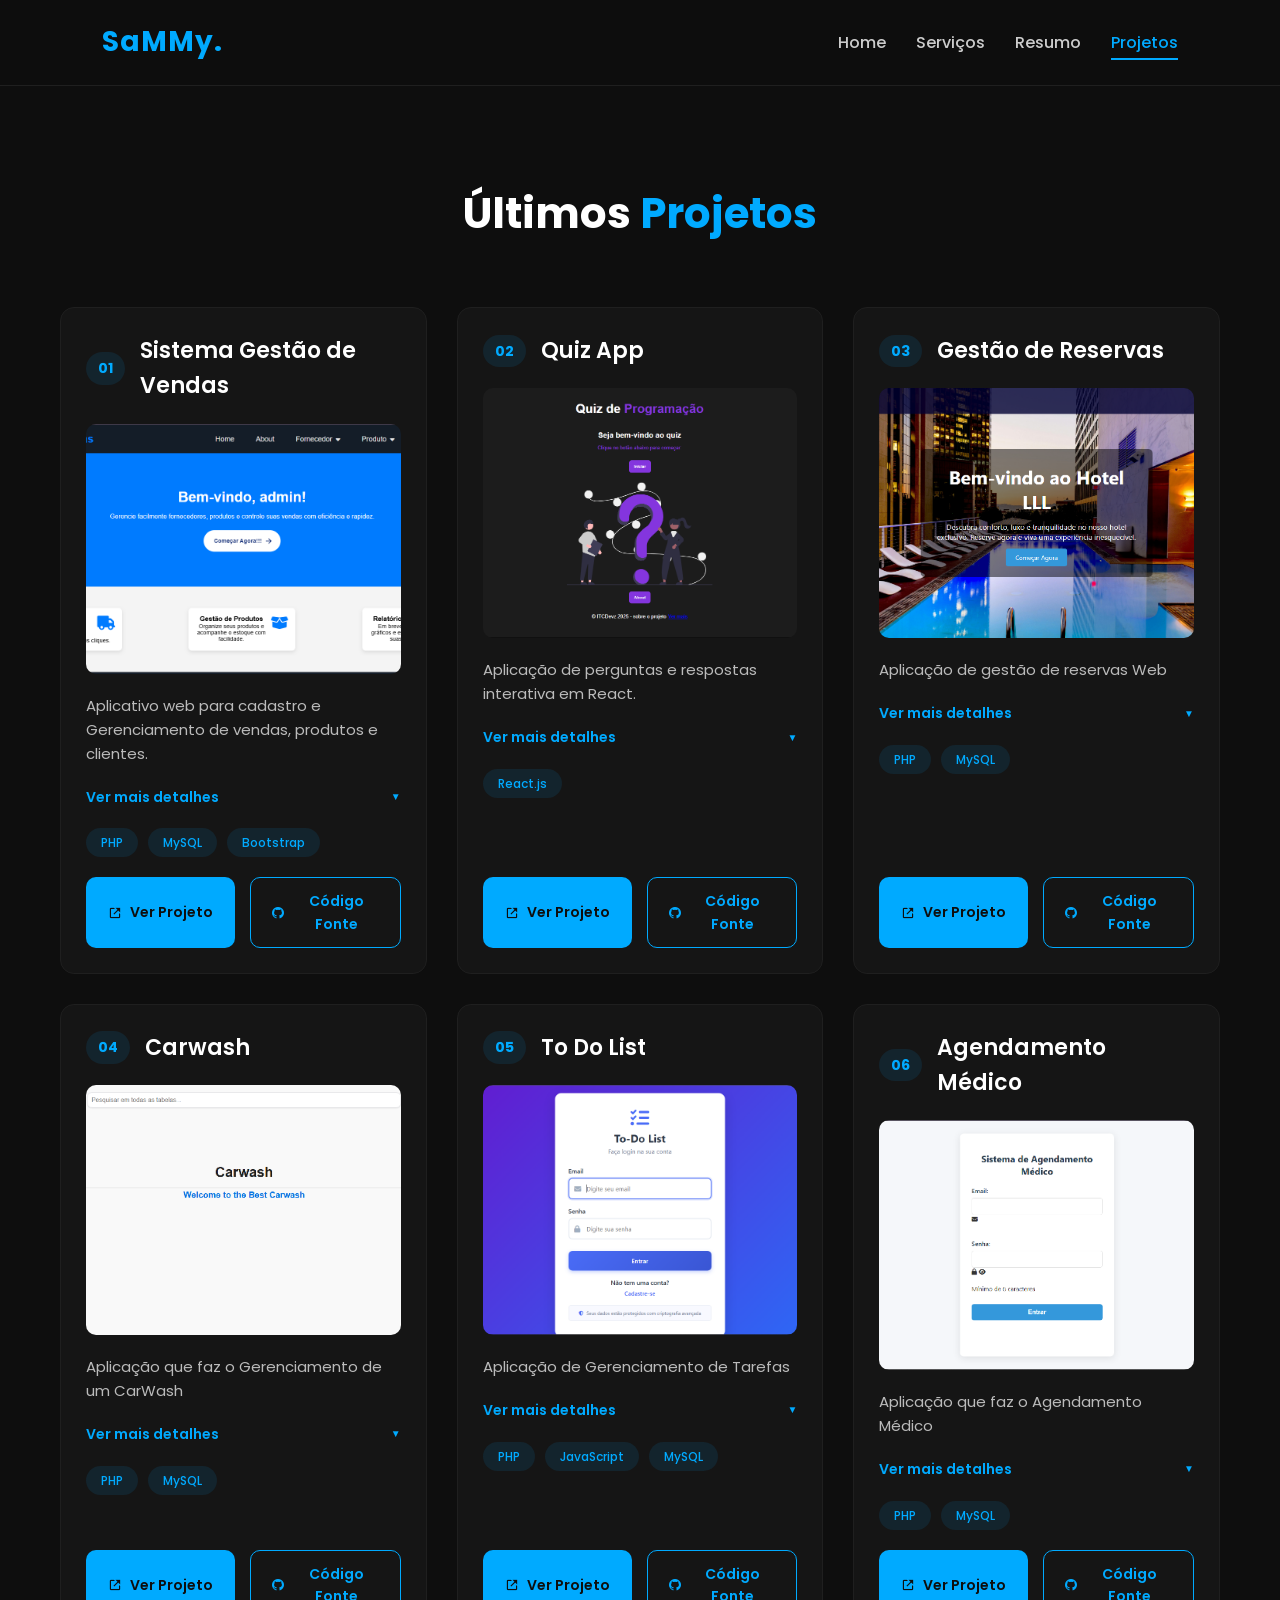
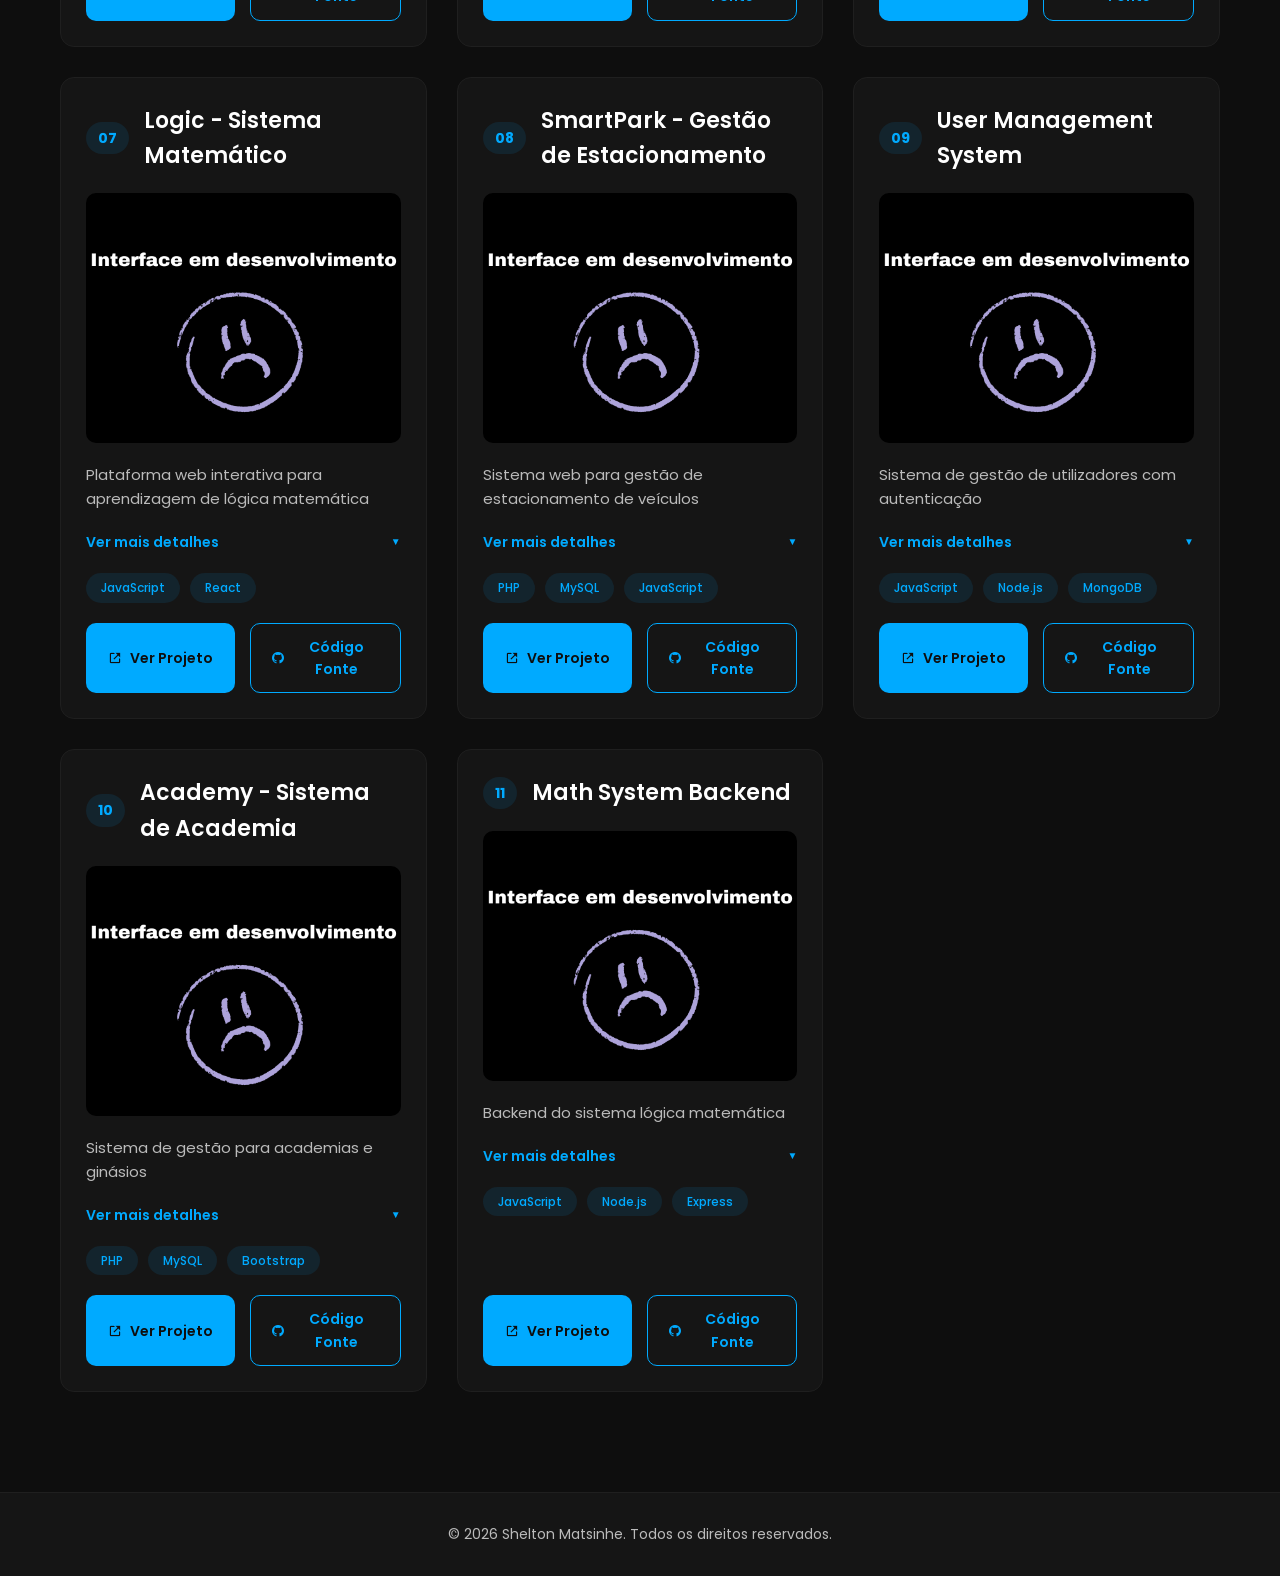
<file: projects/index.html>
<!DOCTYPE html>
<html lang="pt">
<head>
    <meta charset="UTF-8">
    <meta name="viewport" content="width=device-width, initial-scale=1.0">
    <title>Meus Projetos - SaMMy.</title>
    <link rel="stylesheet" href="styles.css">
    <link rel="icon" type="image/x-icon" href="fav12.png">
    <link href='https://unpkg.com/boxicons@2.1.4/css/boxicons.min.css' rel='stylesheet'>
    <link href="https://fonts.googleapis.com/css2?family=Poppins:wght@300;400;500;600;700&display=swap" rel="stylesheet">
</head>
<body class="page-projects">
    <header class="header">
        <a href="../index.html" class="logo">SaMMy.</a>
        <nav class="navigation">
            <a href="../index.html">Home</a>
            <a href="../index.html#services">Serviços</a>
            <a href="../index.html#resume">Resumo</a>
            <a href="projects/index.html" class="active">Projetos</a>
        </nav>
        <button class="menu-toggle" aria-label="Abrir menu">
            <i class='bx bx-menu'></i>
        </button>
    </header>

    <main class="main-content">
        <section class="portfolio-section">
            <div class="container">
                <h1 class="section-title">Últimos <span>Projetos</span></h1>
                
                <div class="projects-grid">
                    <!-- Projeto 1 -->
                    <article class="project-card" data-number="01">
                        <div class="project-header">
                            <span class="project-number">01</span>
                            <h2 class="project-title">Sistema Gestão de Vendas</h2>
                        </div>
                        
                        <div class="project-image">
                            <img src="img/Gestao de vendas.png" alt="Interface do Sistema de Gestão de Vendas" loading="lazy">
                        </div>
                        
                        <div class="project-content">
                            <p class="project-description">
                                Aplicativo web para cadastro e Gerenciamento de vendas, produtos e clientes.
                            </p>
                            
                            <details class="project-details">
                                <summary>Ver mais detalhes</summary>
                                <p>
                                    Plataforma completa focada em otimizar processos de vendas e facilitar a administração de produtos e clientes.
                                </p>
                            </details>
                            
                            <div class="project-tech">
                                <span class="tech-tag">PHP</span>
                                <span class="tech-tag">MySQL</span>
                                <span class="tech-tag">Bootstrap</span>
                            </div>
                            
                            <div class="project-links">
                                <a href="https://sellflow.totalh.net/" target="_blank" class="btn btn-primary">
                                    <i class='bx bx-link-external'></i> Ver Projeto
                                </a>
                                <a href="https://github.com/SaMMy-ia/system" target="_blank" class="btn btn-secondary">
                                    <i class='bx bxl-github'></i> Código Fonte
                                </a>
                            </div>
                        </div>
                    </article>

                    <!-- Projeto 2 -->
                    <article class="project-card" data-number="02">
                        <div class="project-header">
                            <span class="project-number">02</span>
                            <h2 class="project-title">Quiz App</h2>
                        </div>
                        
                        <div class="project-image">
                            <img src="img/Projecto Quiz.png" alt="Interface do Quiz App" loading="lazy">
                        </div>
                        
                        <div class="project-content">
                            <p class="project-description">
                                Aplicação de perguntas e respostas interativa em React.
                            </p>
                            
                            <details class="project-details">
                                <summary>Ver mais detalhes</summary>
                                <p>
                                    Plataforma de questionários implementada em React, projetada para testar conhecimentos de forma estruturada e eficiente.
                                </p>
                            </details>
                            
                            <div class="project-tech">
                                <span class="tech-tag">React.js</span>
                            </div>
                            
                            <div class="project-links">
                                <a href="https://quiz-eight-tan.vercel.app/" target="_blank" class="btn btn-primary">
                                    <i class='bx bx-link-external'></i> Ver Projeto
                                </a>
                                <a href="https://github.com/SaMMy-ia" target="_blank" class="btn btn-secondary">
                                    <i class='bx bxl-github'></i> Código Fonte
                                </a>
                            </div>
                        </div>
                    </article>

                    <!-- Projeto 3 -->
                    <article class="project-card" data-number="03">
                        <div class="project-header">
                            <span class="project-number">03</span>
                            <h2 class="project-title">Gestão de Reservas</h2>
                        </div>
                        
                        <div class="project-image">
                            <img src="img/Hoteis.png" alt="Interface do Sistema de Gestão de Reservas" loading="lazy">
                        </div>
                        
                        <div class="project-content">
                            <p class="project-description">
                                Aplicação de gestão de reservas Web
                            </p>
                            
                            <details class="project-details">
                                <summary>Ver mais detalhes</summary>
                                <p>
                                    Plataforma web construída em PHP para administrar reservas, garantindo organização, acessibilidade e controlo centralizado.
                                </p>
                            </details>
                            
                            <div class="project-tech">
                                <span class="tech-tag">PHP</span>
                                <span class="tech-tag">MySQL</span>
                            </div>
                            
                            <div class="project-links">
                                <a href="https://nexushotel.is-best.net/" target="_blank" class="btn btn-primary">
                                    <i class='bx bx-link-external'></i> Ver Projeto
                                </a>
                                <a href="#" target="_blank" class="btn btn-secondary">
                                    <i class='bx bxl-github'></i> Código Fonte
                                </a>
                            </div>
                        </div>
                    </article>

                    <!-- Projeto 4 -->
                    <article class="project-card" data-number="04">
                        <div class="project-header">
                            <span class="project-number">04</span>
                            <h2 class="project-title">Carwash</h2>
                        </div>
                        
                        <div class="project-image">
                            <img src="img/Carwash.png" alt="Interface do Sistema Carwash" loading="lazy">
                        </div>
                        
                        <div class="project-content">
                            <p class="project-description">
                                Aplicação que faz o Gerenciamento de um CarWash
                            </p>
                            
                            <details class="project-details">
                                <summary>Ver mais detalhes</summary>
                                <p>
                                    Plataforma web destinada à administração de um Carwash, permitindo organizar serviços, monitorar atendimentos e otimizar processos.
                                </p>
                            </details>
                            
                            <div class="project-tech">
                                <span class="tech-tag">PHP</span>
                                <span class="tech-tag">MySQL</span>
                            </div>
                            
                            <div class="project-links">
                                <a href="https://cleandrive.totalh.net/" target="_blank" class="btn btn-primary">
                                    <i class='bx bx-link-external'></i> Ver Projeto
                                </a>
                                <a href="#" target="_blank" class="btn btn-secondary">
                                    <i class='bx bxl-github'></i> Código Fonte
                                </a>
                            </div>
                        </div>
                    </article>

                    <!-- Projeto 5 -->
                    <article class="project-card" data-number="05">
                        <div class="project-header">
                            <span class="project-number">05</span>
                            <h2 class="project-title">To Do List</h2>
                        </div>
                        
                        <div class="project-image">
                            <img src="img/To_Do_List.png" alt="Interface do To Do List" loading="lazy">
                        </div>
                        
                        <div class="project-content">
                            <p class="project-description">
                                Aplicação de Gerenciamento de Tarefas
                            </p>
                            
                            <details class="project-details">
                                <summary>Ver mais detalhes</summary>
                                <p>
                                    Plataforma desenvolvida para administração de tarefas, oferecendo uma interface simples e eficiente para gerir atividades diárias.
                                </p>
                            </details>
                            
                            <div class="project-tech">
                                <span class="tech-tag">PHP</span>
                                <span class="tech-tag">JavaScript</span>
                                <span class="tech-tag">MySQL</span>
                            </div>
                            
                            <div class="project-links">
                                <a href="https://taskmaster.likesyou.org/" target="_blank" class="btn btn-primary">
                                    <i class='bx bx-link-external'></i> Ver Projeto
                                </a>
                                <a href="https://github.com/SaMMy-ia/To_do-list" target="_blank" class="btn btn-secondary">
                                    <i class='bx bxl-github'></i> Código Fonte
                                </a>
                            </div>
                        </div>
                    </article>

                    <!-- Projeto 6 -->
                    <article class="project-card" data-number="06">
                        <div class="project-header">
                            <span class="project-number">06</span>
                            <h2 class="project-title">Agendamento Médico</h2>
                        </div>
                        
                        <div class="project-image">
                            <img src="img/SAM.png" alt="Interface do Sistema de Agendamento Médico" loading="lazy">
                        </div>
                        
                        <div class="project-content">
                            <p class="project-description">
                                Aplicação que faz o Agendamento Médico
                            </p>
                            
                            <details class="project-details">
                                <summary>Ver mais detalhes</summary>
                                <p>
                                    Plataforma destinada à gestão de consultas médicas, oferecendo controlo de horários, pacientes e disponibilidade dos profissionais.
                                </p>
                            </details>
                            
                            <div class="project-tech">
                                <span class="tech-tag">PHP</span>
                                <span class="tech-tag">MySQL</span>
                            </div>
                            
                            <div class="project-links">
                                <a href="https://healthbook.is-best.net/" target="_blank" class="btn btn-primary">
                                    <i class='bx bx-link-external'></i> Ver Projeto
                                </a>
                                <a href="#" target="_blank" class="btn btn-secondary">
                                    <i class='bx bxl-github'></i> Código Fonte
                                </a>
                            </div>
                        </div>
                    </article>

                    <!-- Projeto 7 -->
                    <article class="project-card" data-number="07">
                        <div class="project-header">
                            <span class="project-number">07</span>
                            <h2 class="project-title">Logic - Sistema Matemático</h2>
                        </div>
                        
                        <div class="project-image">
                            <img src="../img/Interface.png" alt="Interface do Logic" loading="lazy">
                        </div>
                        
                        <div class="project-content">
                            <p class="project-description">
                                Plataforma web interativa para aprendizagem de lógica matemática
                            </p>
                            
                            <details class="project-details">
                                <summary>Ver mais detalhes</summary>
                                <p>
                                    Aplicação front-end desenvolvida em JavaScript para ensinar conceitos de lógica matemática de forma interativa e visual.
                                </p>
                            </details>
                            
                            <div class="project-tech">
                                <span class="tech-tag">JavaScript</span>
                                <span class="tech-tag">React</span>
                            </div>
                            
                            <div class="project-links">
                                <a href="https://logic-phi.vercel.app" target="_blank" class="btn btn-primary">
                                    <i class='bx bx-link-external'></i> Ver Projeto
                                </a>
                                <a href="https://github.com/SaMMy-ia/logic" target="_blank" class="btn btn-secondary">
                                    <i class='bx bxl-github'></i> Código Fonte
                                </a>
                            </div>
                        </div>
                    </article>

                    <!-- Projeto 8 -->
                    <article class="project-card" data-number="08">
                        <div class="project-header">
                            <span class="project-number">08</span>
                            <h2 class="project-title">SmartPark - Gestão de Estacionamento</h2>
                        </div>
                        
                        <div class="project-image">
                            <img src="../img/Interface.png" alt="Interface do SmartPark" loading="lazy">
                        </div>
                        
                        <div class="project-content">
                            <p class="project-description">
                                Sistema web para gestão de estacionamento de veículos
                            </p>
                            
                            <details class="project-details">
                                <summary>Ver mais detalhes</summary>
                                <p>
                                    Plataforma completa para administrar estacionamentos, incluindo registo de veículos, controle de vagas e relatórios.
                                </p>
                            </details>
                            
                            <div class="project-tech">
                                <span class="tech-tag">PHP</span>
                                <span class="tech-tag">MySQL</span>
                                <span class="tech-tag">JavaScript</span>
                            </div>
                            
                            <div class="project-links">
                                <a href="#" target="_blank" class="btn btn-primary">
                                    <i class='bx bx-link-external'></i> Ver Projeto
                                </a>
                                <a href="https://github.com/SaMMy-ia/smartpark_v2" target="_blank" class="btn btn-secondary">
                                    <i class='bx bxl-github'></i> Código Fonte
                                </a>
                            </div>
                        </div>
                    </article>

                    <!-- Projeto 9 -->
                    <article class="project-card" data-number="09">
                        <div class="project-header">
                            <span class="project-number">09</span>
                            <h2 class="project-title">User Management System</h2>
                        </div>
                        
                        <div class="project-image">
                            <img src="../img/Interface.png" alt="Interface do User Management System" loading="lazy">
                        </div>
                        
                        <div class="project-content">
                            <p class="project-description">
                                Sistema de gestão de utilizadores com autenticação
                            </p>
                            
                            <details class="project-details">
                                <summary>Ver mais detalhes</summary>
                                <p>
                                    Sistema completo de gestão de utilizadores desenvolvido em JavaScript, com funcionalidades de registo, login e administração.
                                </p>
                            </details>
                            
                            <div class="project-tech">
                                <span class="tech-tag">JavaScript</span>
                                <span class="tech-tag">Node.js</span>
                                <span class="tech-tag">MongoDB</span>
                            </div>
                            
                            <div class="project-links">
                                <a href="#" target="_blank" class="btn btn-primary">
                                    <i class='bx bx-link-external'></i> Ver Projeto
                                </a>
                                <a href="https://github.com/SaMMy-ia/User-Management-System" target="_blank" class="btn btn-secondary">
                                    <i class='bx bxl-github'></i> Código Fonte
                                </a>
                            </div>
                        </div>
                    </article>

                    <!-- Projeto 10 -->
                    <article class="project-card" data-number="10">
                        <div class="project-header">
                            <span class="project-number">10</span>
                            <h2 class="project-title">Academy - Sistema de Academia</h2>
                        </div>
                        
                        <div class="project-image">
                            <img src="../img/Interface.png" alt="Interface do Academy" loading="lazy">
                        </div>
                        
                        <div class="project-content">
                            <p class="project-description">
                                Sistema de gestão para academias e ginásios
                            </p>
                            
                            <details class="project-details">
                                <summary>Ver mais detalhes</summary>
                                <p>
                                    Plataforma web para administração de academias, incluindo gestão de membros, planos de treino e pagamentos.
                                </p>
                            </details>
                            
                            <div class="project-tech">
                                <span class="tech-tag">PHP</span>
                                <span class="tech-tag">MySQL</span>
                                <span class="tech-tag">Bootstrap</span>
                            </div>
                            
                            <div class="project-links">
                                <a href="#" target="_blank" class="btn btn-primary">
                                    <i class='bx bx-link-external'></i> Ver Projeto
                                </a>
                                <a href="https://github.com/SaMMy-ia/Academy3" target="_blank" class="btn btn-secondary">
                                    <i class='bx bxl-github'></i> Código Fonte
                                </a>
                            </div>
                        </div>
                    </article>

                    <!-- Projeto 11 -->
                    <article class="project-card" data-number="11">
                        <div class="project-header">
                            <span class="project-number">11</span>
                            <h2 class="project-title">Math System Backend</h2>
                        </div>
                        
                        <div class="project-image">
                            <img src="../img/Interface.png" alt="Interface do Math System" loading="lazy">
                        </div>
                        
                        <div class="project-content">
                            <p class="project-description">
                                Backend do sistema lógica matemática
                            </p>
                            
                            <details class="project-details">
                                <summary>Ver mais detalhes</summary>
                                <p>
                                    API RESTful desenvolvida em JavaScript para suportar o sistema de lógica matemática, com endpoints para gestão de dados.
                                </p>
                            </details>
                            
                            <div class="project-tech">
                                <span class="tech-tag">JavaScript</span>
                                <span class="tech-tag">Node.js</span>
                                <span class="tech-tag">Express</span>
                            </div>
                            
                            <div class="project-links">
                                <a href="../img/Interface.png" target="_blank" class="btn btn-primary">
                                    <i class='bx bx-link-external'></i> Ver Projeto
                                </a>
                                <a href="https://github.com/SaMMy-ia/mathsystemback" target="_blank" class="btn btn-secondary">
                                    <i class='bx bxl-github'></i> Código Fonte
                                </a>
                            </div>
                        </div>
                    </article>
                </div>
            </div>
        </section>
    </main>

    <footer class="footer">
        <div class="container">
            <p>&copy; <span id="current-year">2026</span> Shelton Matsinhe. Todos os direitos reservados.</p>
        </div>
    </footer>

    <script src="scripts.js"></script>
</body>
</html>
</file>
<file: projects/styles.css>
/* ==========================================================================
   VARIÁVEIS E CONFIGURAÇÕES GERAIS
   ========================================================================== */
:root {
  --primary-color: #00aaff;
  --primary-dark: #0088cc;
  --bg-dark: #0e0e0e;
  --bg-card: #151515;
  --border-color: #1f1f1f;
  --text-main: #ffffff;
  --text-muted: #bbbbbb;
  --text-dim: #cccccc;
  --transition: 0.3s ease;
  --border-radius: 14px;
  --shadow: 0 10px 30px rgba(0, 0, 0, 0.3);
  --shadow-hover: 0 15px 40px rgba(0, 170, 255, 0.1);
}

* {
  margin: 0;
  padding: 0;
  box-sizing: border-box;
}

html {
  scroll-behavior: smooth;
}

body {
  font-family: "Poppins", sans-serif;
  background: var(--bg-dark);
  color: var(--text-main);
  min-height: 100vh;
  line-height: 1.6;
  opacity: 0;
  animation: fadeIn 0.7s ease forwards;
}

@keyframes fadeIn {
  to {
    opacity: 1;
  }
}

.container {
  width: 100%;
  max-width: 1200px;
  margin: 0 auto;
  padding: 0 20px;
}

/* ==========================================================================
   HEADER & NAVEGAÇÃO
   ========================================================================== */
.header {
  position: fixed;
  top: 0;
  left: 0;
  width: 100%;
  padding: 20px 8%;
  background: rgba(14, 14, 14, 0.95);
  backdrop-filter: blur(10px);
  display: flex;
  justify-content: space-between;
  align-items: center;
  border-bottom: 1px solid var(--border-color);
  z-index: 1000;
  transition: var(--transition);
}

.logo {
  color: var(--primary-color);
  font-size: 28px;
  font-weight: 700;
  text-decoration: none;
  letter-spacing: 1px;
  transition: var(--transition);
}

.logo:hover {
  transform: scale(1.05);
}

.navigation {
  display: flex;
  gap: 30px;
}

.navigation a {
  color: var(--text-dim);
  text-decoration: none;
  font-size: 16px;
  font-weight: 500;
  transition: var(--transition);
  position: relative;
  padding: 5px 0;
}

.navigation a::after {
  content: "";
  position: absolute;
  bottom: 0;
  left: 0;
  width: 0;
  height: 2px;
  background: var(--primary-color);
  transition: var(--transition);
}

.navigation a:hover {
  color: var(--primary-color);
}

.navigation a:hover::after,
.navigation a.active::after {
  width: 100%;
}

.navigation a.active {
  color: var(--primary-color);
}

.menu-toggle {
  display: none;
  background: none;
  border: none;
  color: var(--text-main);
  font-size: 28px;
  cursor: pointer;
}

/* ==========================================================================
   SEÇÃO PORTFÓLIO
   ========================================================================== */
.main-content {
  padding-top: 120px;
}

.portfolio-section {
  padding: 60px 0 100px;
}

.section-title {
  text-align: center;
  font-size: 42px;
  margin-bottom: 60px;
  font-weight: 700;
}

.section-title span {
  color: var(--primary-color);
}

.projects-grid {
  display: grid;
  grid-template-columns: repeat(auto-fit, minmax(350px, 1fr));
  gap: 30px;
}

/* ==========================================================================
   CARDS DE PROJETOS
   ========================================================================== */
.project-card {
  background: var(--bg-card);
  border-radius: var(--border-radius);
  border: 1px solid var(--border-color);
  padding: 25px;
  transition: var(--transition);
  display: flex;
  flex-direction: column;
  height: 100%;
}

.project-card:hover {
  transform: translateY(-10px);
  border-color: var(--primary-color);
  box-shadow: var(--shadow-hover);
}

.project-header {
  display: flex;
  align-items: center;
  gap: 15px;
  margin-bottom: 20px;
}

.project-number {
  color: var(--primary-color);
  font-size: 14px;
  font-weight: 700;
  background: rgba(0, 170, 255, 0.1);
  padding: 5px 12px;
  border-radius: 20px;
}

.project-title {
  font-size: 22px;
  font-weight: 600;
  margin: 0;
}

.project-image {
  width: 100%;
  height: 250px;
  border-radius: 10px;
  overflow: hidden;
  margin-bottom: 20px;
}

.project-image img {
  width: 100%;
  height: 100%;
  object-fit: cover;
  transition: var(--transition);
}

.project-card:hover .project-image img {
  transform: scale(1.05);
}

.project-content {
  flex: 1;
  display: flex;
  flex-direction: column;
}

.project-description {
  color: var(--text-muted);
  font-size: 15px;
  line-height: 1.6;
  margin-bottom: 15px;
}

.project-details {
  margin-bottom: 15px;
}

.project-details summary {
  color: var(--primary-color);
  font-size: 14px;
  font-weight: 600;
  cursor: pointer;
  padding: 5px 0;
  outline: none;
  list-style: none;
  position: relative;
  padding-right: 20px;
}

.project-details summary::after {
  content: "▼";
  position: absolute;
  right: 0;
  top: 50%;
  transform: translateY(-50%);
  font-size: 10px;
  transition: var(--transition);
}

.project-details[open] summary::after {
  transform: translateY(-50%) rotate(180deg);
}

.project-details p {
  color: var(--text-dim);
  font-size: 14px;
  line-height: 1.6;
  margin-top: 10px;
  padding-left: 15px;
  border-left: 2px solid var(--primary-color);
}

.project-tech {
  display: flex;
  flex-wrap: wrap;
  gap: 10px;
  margin-bottom: 20px;
}

.tech-tag {
  background: rgba(0, 170, 255, 0.1);
  color: var(--primary-color);
  padding: 5px 15px;
  border-radius: 20px;
  font-size: 12px;
  font-weight: 500;
}

.project-links {
  display: flex;
  gap: 15px;
  margin-top: auto;
}

.btn {
  flex: 1;
  display: flex;
  align-items: center;
  justify-content: center;
  gap: 8px;
  padding: 12px 20px;
  border-radius: 10px;
  font-size: 14px;
  font-weight: 600;
  text-decoration: none;
  transition: var(--transition);
  border: none;
  cursor: pointer;
  text-align: center;
}

.btn-primary {
  background: var(--primary-color);
  color: var(--bg-dark);
}

.btn-primary:hover {
  background: var(--primary-dark);
  transform: translateY(-2px);
}

.btn-secondary {
  background: transparent;
  border: 1px solid var(--primary-color);
  color: var(--primary-color);
}

.btn-secondary:hover {
  background: rgba(0, 170, 255, 0.1);
  transform: translateY(-2px);
}

/* ==========================================================================
   FOOTER
   ========================================================================== */
.footer {
  background: var(--bg-card);
  border-top: 1px solid var(--border-color);
  padding: 30px 0;
  text-align: center;
}

.footer p {
  color: var(--text-muted);
  font-size: 14px;
}

/* ==========================================================================
   RESPONSIVIDADE
   ========================================================================== */
@media (max-width: 992px) {
  .projects-grid {
    grid-template-columns: repeat(auto-fit, minmax(300px, 1fr));
  }
}

@media (max-width: 768px) {
  .header {
    padding: 15px 5%;
  }

  .navigation {
    display: none;
    position: fixed;
    top: 70px;
    left: 0;
    width: 100%;
    background: var(--bg-dark);
    flex-direction: column;
    padding: 20px;
    border-top: 1px solid var(--border-color);
    box-shadow: var(--shadow);
  }

  .navigation.active {
    display: flex;
  }

  .menu-toggle {
    display: block;
  }

  .section-title {
    font-size: 32px;
    margin-bottom: 40px;
  }

  .project-title {
    font-size: 20px;
  }

  .project-links {
    flex-direction: column;
  }
}

@media (max-width: 480px) {
  .projects-grid {
    grid-template-columns: 1fr;
  }

  .section-title {
    font-size: 28px;
  }

  .project-card {
    padding: 20px;
  }

  .project-image {
    height: 200px;
  }
}
</file>
